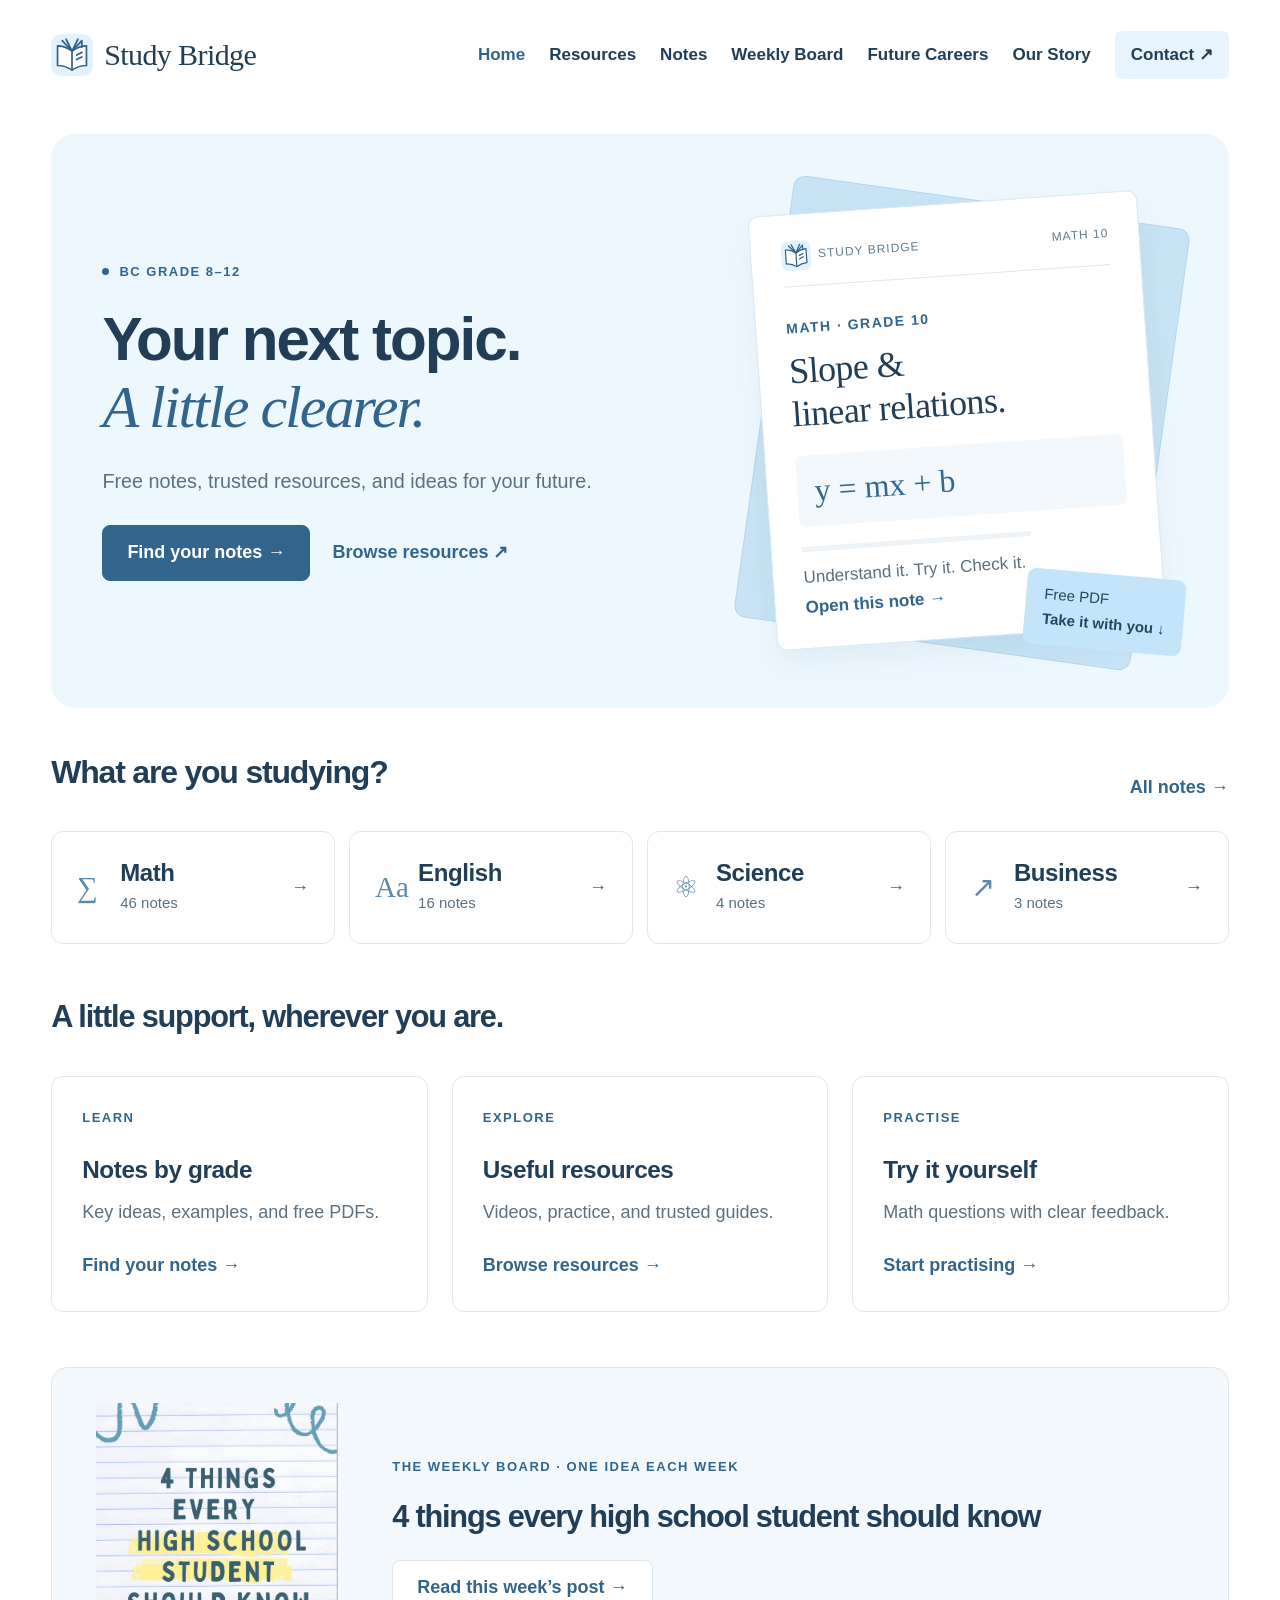
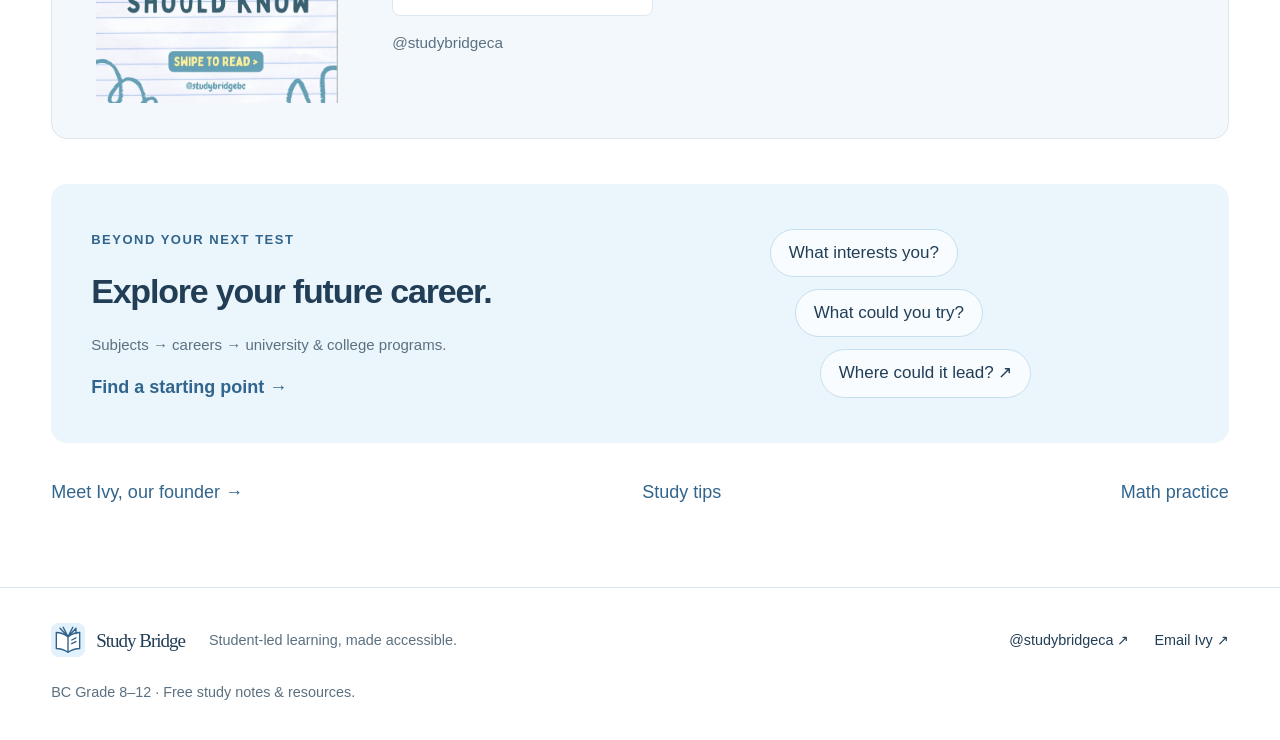
<file: index.html>
<!doctype html>
<html lang="en"><head><meta charset="utf-8"><meta name="viewport" content="width=device-width,initial-scale=1"><meta name="description" content="Study Bridge: a student-led space to learn, practise, and grow together. Free lessons, study tips, and community."><meta name="theme-color" content="#edf7fe"><title>Study Bridge — A little support. A lot of possibility.</title><link rel="icon" href="./assets/logo.svg" type="image/svg+xml"><link rel="stylesheet" href="./styles.css?v=20261025b"><script defer src="./content.js?v=20261025b"></script><script defer src="./notes-data.js?v=20261025b"></script><script defer src="./library.js?v=20261025b"></script><script defer src="./english-library.js?v=20261025b"></script><script defer src="./math-library.js?v=20261025b"></script><script defer src="./career-data.js?v=20261025b"></script><script defer src="./posts-data.js?v=20261025b"></script><script defer src="./app.js?v=20261025b"></script></head><body><a class="skip" href="#main">Skip to content</a><header><a class="brand" href="#home" aria-label="Study Bridge home"><img src="./assets/logo.svg" alt="" width="42" height="42">Study Bridge</a><button id="menu" class="menu" aria-expanded="false" aria-controls="nav">Menu ☰</button><nav id="nav" aria-label="Main navigation"><a href="#home">Home</a><a href="#resources">Resources</a><a href="#learn">Notes</a><a href="#weekly">Weekly Board</a><a href="#careers">Future Careers</a><a href="#story">Our Story</a><a class="nav-cta" href="#involved">Contact ↗</a></nav></header><main id="main" tabindex="-1"></main><footer><a class="brand" href="#home"><img src="./assets/logo.svg" alt="" width="34" height="34">Study Bridge</a><p>Student-led learning, made accessible.</p><div><a href="https://www.instagram.com/studybridgeca/" target="_blank" rel="noopener noreferrer">@studybridgeca ↗</a><a href="mailto:ivyystudyy@gmail.com">Email Ivy ↗</a></div><small>BC Grade 8–12 · Free study notes & resources.</small></footer><noscript><p>Please enable JavaScript to view lessons and use the quizzes.</p></noscript></body></html>
</file>
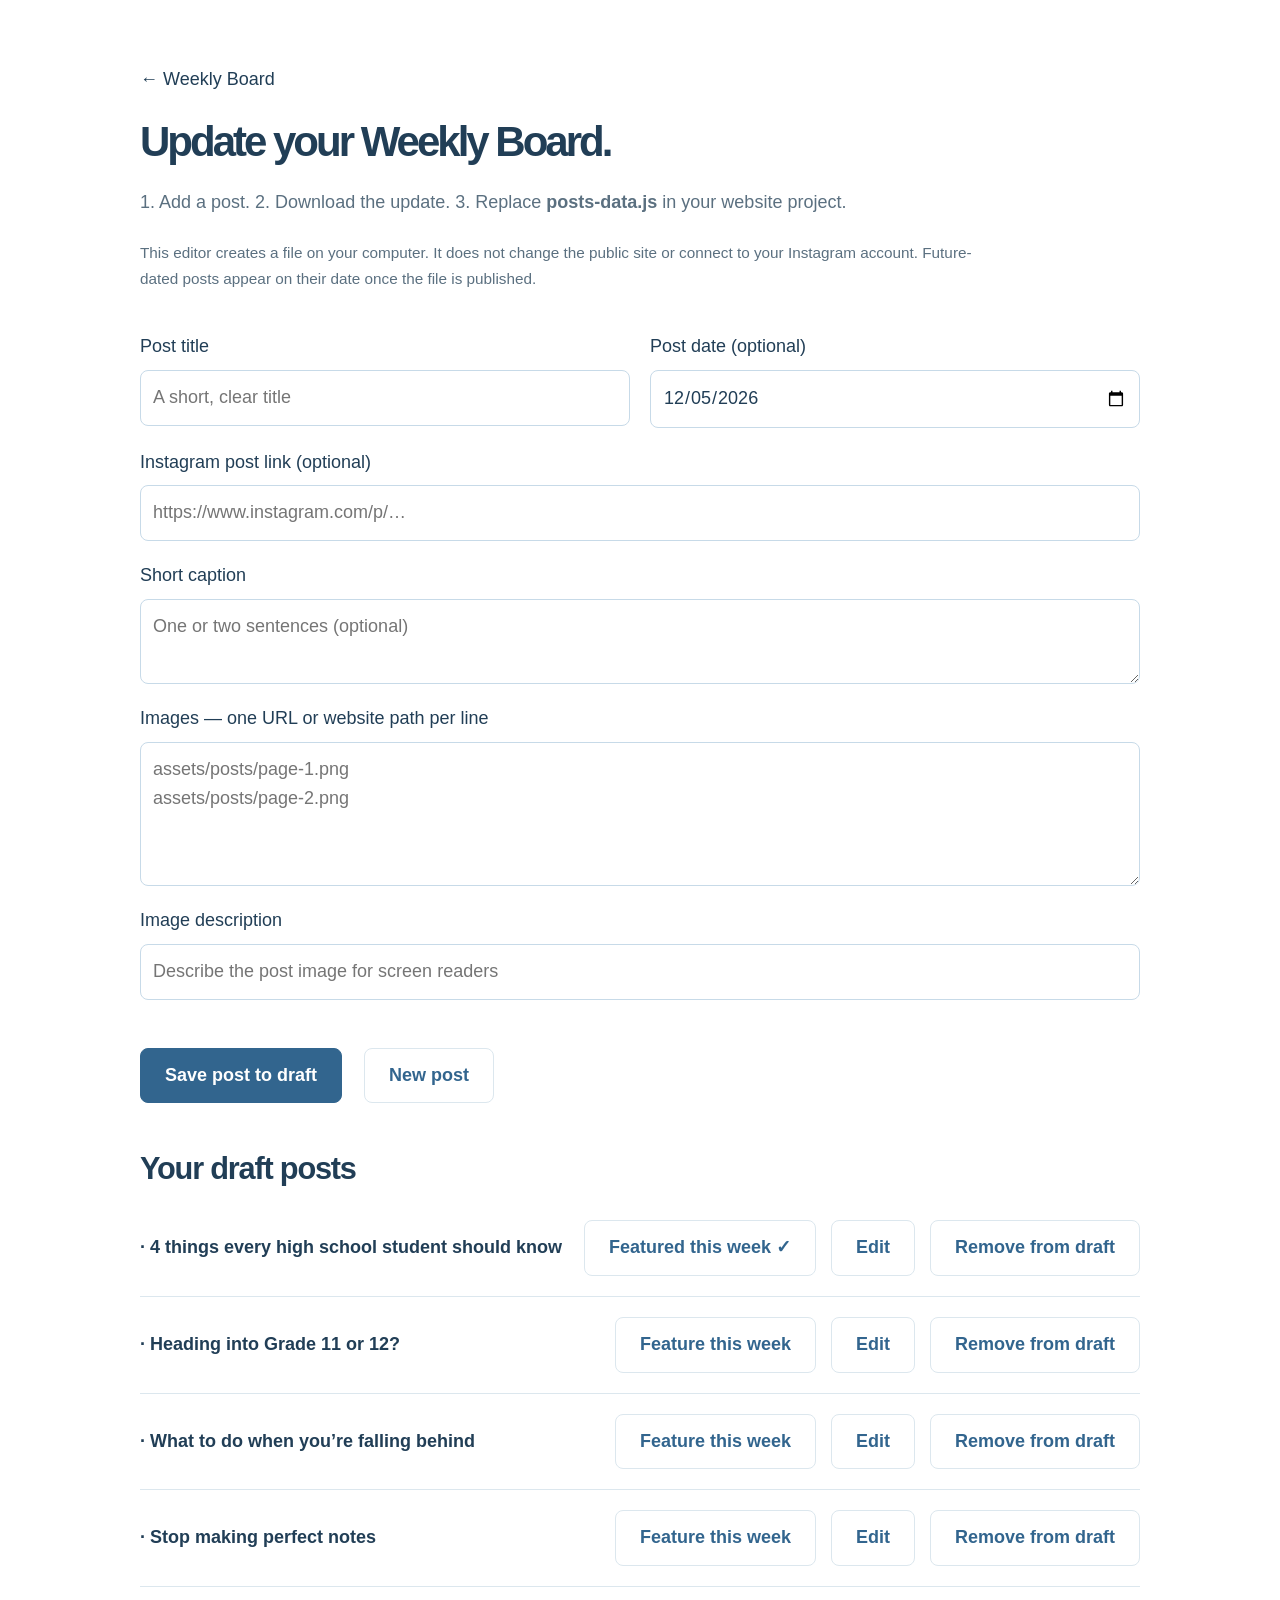
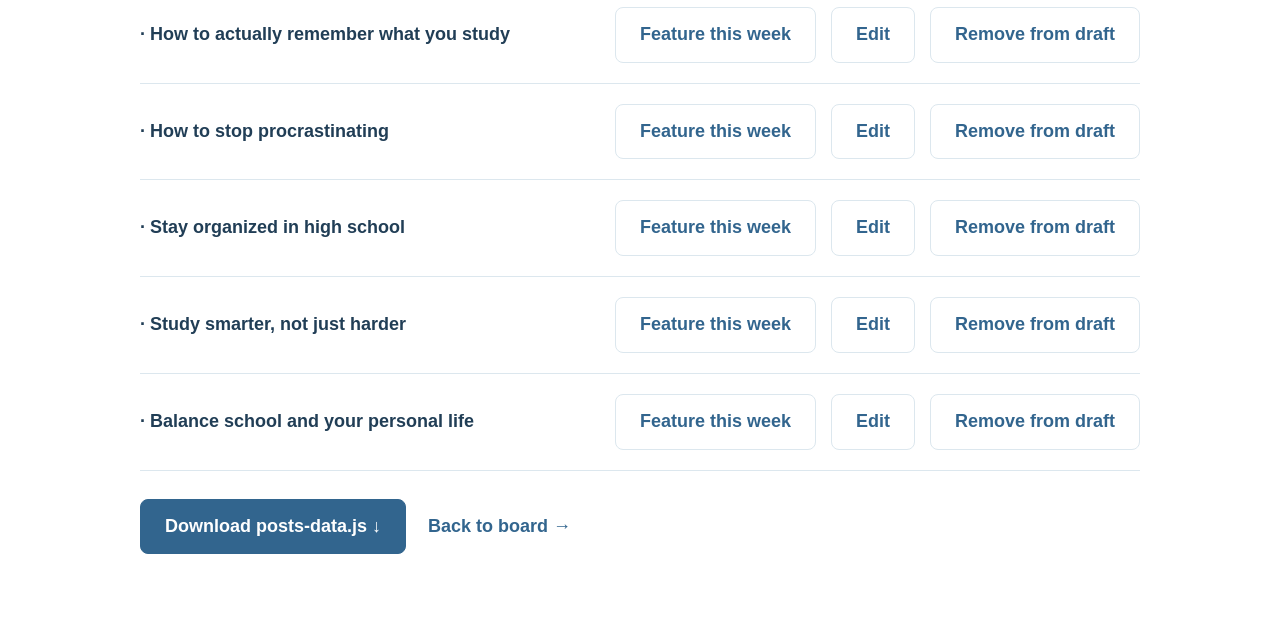
<file: weekly-editor.html>
<!doctype html><html lang="en"><head><meta charset="utf-8"><meta name="viewport" content="width=device-width,initial-scale=1"><title>Weekly Board editor — Study Bridge</title><link rel="stylesheet" href="./styles.css"><script src="./posts-data.js"></script><style>.editor{max-width:1050px;margin:40px auto;padding:25px}.editor form{display:grid;grid-template-columns:1fr 1fr;gap:20px}.editor label{display:flex;flex-direction:column;gap:8px}.editor input,.editor textarea{font:inherit;border:1px solid #c7dae8;border-radius:8px;padding:12px;width:100%;color:var(--ink)}.editor .wide{grid-column:1/-1}.editor-row{border-bottom:1px solid var(--line);padding:20px 0;display:flex;flex-wrap:wrap;gap:15px;align-items:center}.editor-row strong{flex:1}.editor button{cursor:pointer}#status{min-height:30px}.editor h1{font-size:42px}@media(max-width:600px){.editor form{grid-template-columns:1fr}.editor .wide{grid-column:auto}}</style></head><body><main class="editor"><a href="./index.html#weekly">← Weekly Board</a><h1>Update your Weekly Board.</h1><p>1. Add a post. 2. Download the update. 3. Replace <strong>posts-data.js</strong> in your website project.</p><p class="catalog-note">This editor creates a file on your computer. It does not change the public site or connect to your Instagram account. Future-dated posts appear on their date once the file is published.</p><form id="post-form"><label>Post title<input id="title" required maxlength="90" placeholder="A short, clear title"></label><label>Post date (optional)<input id="date" type="date"></label><label class="wide">Instagram post link (optional)<input id="url" type="url" placeholder="https://www.instagram.com/p/…"></label><label class="wide">Short caption<textarea id="caption" rows="2" maxlength="240" placeholder="One or two sentences (optional)"></textarea></label><label class="wide">Images — one URL or website path per line<textarea id="images" rows="4" placeholder="assets/posts/page-1.png&#10;assets/posts/page-2.png"></textarea></label><label class="wide">Image description<input id="alt" maxlength="200" placeholder="Describe the post image for screen readers"></label><div class="wide actions"><button class="btn" type="submit">Save post to draft</button><button class="btn secondary" id="new-post" type="button">New post</button></div></form><p id="status" role="status"></p><h2>Your draft posts</h2><div id="draft-list"></div><div class="actions"><button class="btn" id="download" type="button">Download posts-data.js ↓</button><a class="text-link" href="./index.html#weekly">Back to board →</a></div></main><script>
const fields=['title','date','url','caption','images','alt'];let posts=Array.isArray(window.WEEKLY_POSTS)?structuredClone(WEEKLY_POSTS):[];let editing=-1;let featuredId=window.WEEKLY_FEATURED_ID||posts[0]?.id;
const form=document.querySelector('#post-form'),status=document.querySelector('#status');
function reset(){form.reset();editing=-1;document.querySelector('#date').value=new Date().toLocaleDateString('en-CA')}
function draw(){const list=document.querySelector('#draft-list');list.replaceChildren();if(!posts.length)list.textContent='No posts yet.';posts.forEach((post,i)=>{const row=document.createElement('div');row.className='editor-row';const text=document.createElement('strong');text.textContent=post.date+' · '+post.title;const edit=document.createElement('button');edit.className='btn secondary';edit.textContent='Edit';edit.onclick=()=>{editing=i;fields.forEach(f=>document.getElementById(f).value=f==='images'?(post.images||[post.image].filter(Boolean)).join('\n'):(post[f]||''));form.scrollIntoView();document.querySelector('#title').focus()};const remove=document.createElement('button');remove.className='btn secondary';remove.textContent='Remove from draft';remove.onclick=()=>{posts.splice(i,1);reset();draw();status.textContent='Removed from draft. The public website is unchanged.'};const feature=document.createElement('button');feature.className='btn secondary';feature.textContent=post.id===featuredId?'Featured this week ✓':'Feature this week';feature.onclick=()=>{featuredId=post.id;draw();status.textContent='Weekly feature selected. Download the update to save it.'};row.append(text,feature,edit,remove);list.append(row)})}
form.addEventListener('submit',e=>{e.preventDefault();const post=Object.fromEntries(fields.map(f=>[f,document.getElementById(f).value.trim()]));post.id=editing>=0?posts[editing].id:'post-'+Date.now();post.images=post.images.split('\n').map(x=>x.trim()).filter(Boolean);try{if(post.url){const u=new URL(post.url);if(u.protocol!=='https:'||!['www.instagram.com','instagram.com'].includes(u.hostname)||!/^\/(p|reel|tv)\//.test(u.pathname))throw Error();}}catch{status.textContent='Use a direct Instagram post or reel link (https://www.instagram.com/p/… or /reel/…).';return}if(post.images.some(image=>!/^(https:\/\/|assets\/)/.test(image))){status.textContent='Use an https image URL or a path starting with assets/.';return}if(!post.url&&!post.images.length){status.textContent='Add at least one image or an Instagram post link.';return}if(editing>=0){post.slideAlts=posts[editing].slideAlts;posts[editing]=post;}else posts.push(post);reset();draw();status.textContent='Saved to this draft. Download the file to keep your changes.'});document.querySelector('#new-post').onclick=reset;
document.querySelector('#download').onclick=()=>{const text='// Weekly Board posts. Edit with weekly-editor.html.\nwindow.WEEKLY_POSTS = '+JSON.stringify(posts,null,2)+';\nwindow.WEEKLY_FEATURED_ID = '+JSON.stringify(posts.some(p=>p.id===featuredId)?featuredId:(posts[0]?.id||''))+';\n';const url=URL.createObjectURL(new Blob([text],{type:'text/javascript'}));const a=document.createElement('a');a.href=url;a.download='posts-data.js';a.click();setTimeout(()=>URL.revokeObjectURL(url),1000);status.textContent='Update downloaded. Replace posts-data.js in your website project to publish it.'};reset();draw();
</script></body></html>
</file>
<file: styles.css>
:root{--blue:#214be6;--ink:#182b50;--muted:#5e6d85;--line:#dce3ef;--pale:#edf3ff;--white:#fff}*{box-sizing:border-box}html{scroll-behavior:smooth}body{margin:0;background:#fbfcff;color:var(--ink);font:16px/1.65 -apple-system,BlinkMacSystemFont,"Segoe UI",sans-serif}a{color:inherit;text-decoration:none}button,input,textarea{font:inherit}button,a,input,textarea,summary{touch-action:manipulation}button{cursor:pointer}a:focus-visible,button:focus-visible,input:focus-visible,textarea:focus-visible,summary:focus-visible{outline:3px solid #e99c22;outline-offset:5px}header{min-height:100px;max-width:1320px;margin:auto;padding:22px 48px;display:flex;align-items:center;justify-content:space-between;gap:30px}.brand{display:inline-flex;align-items:center;font-size:23px;font-weight:750;letter-spacing:-1px;white-space:nowrap}.brand-mark{display:inline-flex;align-items:center;justify-content:center;background:var(--blue);color:white;width:34px;height:34px;border-radius:9px;font-size:38px;line-height:1;margin-right:10px;padding-bottom:10px}.brand-dot{color:var(--blue)}nav{display:flex;align-items:center;gap:25px;font-size:13px;font-weight:600}nav a.active{color:var(--blue)}nav a:hover{color:var(--blue)}.nav-cta{border:1px solid var(--line);padding:11px 18px;border-radius:7px}.nav-cta span{padding-left:12px}.menu{display:none}.skip{position:absolute;top:-100px;padding:10px;background:white;z-index:10}.skip:focus{top:0}main{min-height:65vh}.wrap{max-width:1224px;margin:auto;padding:0 48px}.hero{padding-top:65px;padding-bottom:65px;display:grid;grid-template-columns:1.07fr 1fr;gap:60px;align-items:center}.eyebrow{color:var(--blue);font-size:11px;font-weight:750;letter-spacing:2px;text-transform:uppercase;display:flex;gap:10px;align-items:center}.eyebrow:before{content:"";width:7px;height:7px;border-radius:50%;background:var(--blue)}h1,h2,h3,p{margin-top:0}h1{font-size:clamp(42px,4.8vw,65px);line-height:1.09;letter-spacing:-3px;font-weight:650;margin:24px 0}h1 em{font-family:Georgia,serif;color:var(--blue);font-weight:400}p{color:var(--muted)}.hero p{max-width:410px;font-size:17px;line-height:1.8}.actions{display:flex;align-items:center;gap:22px;flex-wrap:wrap;margin-top:28px}.btn{display:inline-flex;justify-content:center;gap:25px;align-items:center;padding:13px 22px;background:var(--blue);color:white;border:1px solid var(--blue);border-radius:6px;font-size:14px;font-weight:650}.btn:hover{background:#1738b5}.btn.secondary{background:white;color:var(--blue);border-color:var(--line)}.text-link{font-size:14px;font-weight:650;color:var(--blue)}.hero-art{position:relative}.hero-art img{display:block;width:100%;border-radius:22px}.art-note{font-family:Georgia,serif;font-style:italic;text-align:center;margin-top:12px;color:#687da3;font-size:15px}.micro{font-size:12px!important;margin-top:24px;display:flex;gap:20px}.micro span:before{content:"✓ ";color:var(--blue)}.ribbon{border-top:1px solid var(--line);border-bottom:1px solid var(--line);padding:20px 0;display:flex;justify-content:space-between;align-items:center;gap:20px;font-size:12px;letter-spacing:.5px}.ribbon strong{font-size:13px}.ribbon span{color:var(--muted)}section.block{padding:66px 0}.section-top{display:flex;justify-content:space-between;align-items:end;gap:20px;margin-bottom:28px}h2{font-size:35px;line-height:1.2;letter-spacing:-1.2px;margin-bottom:12px}h3{font-size:21px;line-height:1.3;letter-spacing:-.4px;margin-bottom:12px}.section-top p{margin:0;font-size:14px}.cards{display:grid;grid-template-columns:repeat(4,1fr);gap:18px}.card{padding:25px;border:1px solid var(--line);background:white;border-radius:12px;transition:transform .2s,border-color .2s}.card:hover{transform:translateY(-3px);border-color:#91aaf2}.icon{display:flex;align-items:center;justify-content:center;width:48px;height:48px;border-radius:10px;background:var(--pale);color:var(--blue);font:26px Georgia,serif;margin-bottom:29px}.card p{font-size:13px;min-height:43px}.card .card-link{display:flex;justify-content:space-between;border-top:1px solid var(--line);padding-top:17px;font-size:12px;font-weight:650;color:var(--blue)}.tag{display:inline-block;color:var(--blue);font-size:10px;font-weight:700;letter-spacing:1px;text-transform:uppercase;margin-bottom:10px}.feature{display:grid;grid-template-columns:1fr 1fr;background:var(--pale);border-radius:16px;overflow:hidden}.feature-copy{padding:42px}.feature-copy p{font-size:14px}.math-art{min-height:260px;display:flex;align-items:center;justify-content:center;background:#e0eaff;position:relative;overflow:hidden}.math-art:before,.math-art:after{content:"";position:absolute;width:260px;height:260px;border:1px solid #bed0f7;border-radius:50%;transform:translate(-85px,50px)}.math-art:after{transform:translate(85px,-50px)}.equation{background:white;padding:27px 38px;box-shadow:0 15px 40px #183b8c12;border-radius:10px;transform:rotate(-5deg);z-index:1;font:38px Georgia,serif;color:var(--blue)}.equation small{display:block;font:11px sans-serif;letter-spacing:2px;margin-bottom:15px}.story-strip{display:grid;grid-template-columns:1fr 1fr;gap:80px;padding:70px 0}.story-strip h2{max-width:420px}.story-strip p{font-size:15px}.cta{padding:42px;border-radius:14px;background:var(--blue);color:white;display:flex;align-items:center;justify-content:space-between;gap:20px;margin-bottom:70px}.cta p{color:#d7e2ff;margin:0}.cta h2{font-size:29px}.cta .btn{background:white;color:var(--blue);white-space:nowrap}footer{border-top:1px solid var(--line);max-width:1224px;margin:auto;padding:35px 48px;display:flex;align-items:center;gap:24px;flex-wrap:wrap}footer .brand{font-size:19px}footer p,footer a{font-size:12px}footer p{margin:0}footer div{margin-left:auto;display:flex;gap:25px}footer small{width:100%;font-size:11px;color:var(--muted)}.page-head{padding:50px 0 35px;max-width:760px}.page-head h1{font-size:52px}.page-head p{font-size:17px}.three{grid-template-columns:repeat(3,1fr)}.lesson-layout{display:grid;grid-template-columns:230px 1fr;gap:50px;padding-bottom:70px}.lesson-nav{position:sticky;top:24px;align-self:start;border:1px solid var(--line);border-radius:12px;padding:22px;font-size:13px}.lesson-nav a{display:block;padding:8px 0;color:var(--muted)}.lesson-nav a:hover{color:var(--blue)}.lesson-nav progress{width:100%;accent-color:var(--blue)}.lesson section{margin-bottom:30px;padding:30px;background:white;border:1px solid var(--line);border-radius:12px;scroll-margin-top:20px}.lesson h2{font-size:26px}.lesson p,.lesson li{font-size:15px}.formula{background:var(--pale);border-left:3px solid var(--blue);padding:18px 22px;font-size:22px;color:var(--blue);margin:20px 0}.callout{padding:18px;border-radius:8px;background:var(--pale);font-size:14px}.steps{padding-left:23px}.steps li{padding:6px 0}.check{display:block;margin-top:24px;font-size:13px;font-weight:600}.check input{accent-color:var(--blue);margin-right:8px}details{border-bottom:1px solid var(--line);padding:18px 0}summary{cursor:pointer;font-weight:600}details p{margin:15px 0 0}.quiz fieldset{border:0;padding:22px 0;margin:0;border-bottom:1px solid var(--line)}.quiz legend{font-size:16px;font-weight:650;padding-top:20px}.option{display:block;border:1px solid var(--line);padding:10px 14px;margin-top:9px;border-radius:7px;font-size:14px;cursor:pointer}.option:has(input:checked){border-color:var(--blue);background:var(--pale)}.option input{margin-right:10px;accent-color:var(--blue)}.feedback{font-size:14px;margin-top:12px;padding:12px;background:#eef5ff;border-radius:6px}.feedback.correct{background:#e8f6ee;color:#24553c}.result{padding:18px;margin-top:20px;background:var(--pale);border-radius:8px}.timeline{border-left:2px solid #bdcff8;padding-left:35px;margin:10px 0 60px;max-width:800px}.timeline article{position:relative;padding:10px 0 25px}.timeline article:before{content:"";position:absolute;left:-43px;top:18px;width:14px;height:14px;border-radius:50%;background:var(--blue);border:3px solid #fbfcff}.timeline p{font-size:16px}.tips-list{max-width:850px;padding-bottom:65px}.tips-list details{padding:24px 0}.tips-list summary{font-size:22px}.draft{width:100%;min-height:150px;border:1px solid var(--line);padding:15px;border-radius:8px;background:#fbfcff;color:var(--ink)}.wide-card{padding:30px;margin:30px 0 65px;border:1px solid var(--line);border-radius:12px;background:white}.muted{font-size:13px;color:var(--muted)}.breadcrumb{font-size:13px;color:var(--blue);margin-bottom:20px}.status{font-size:13px;min-height:25px;margin-top:12px}.reset{background:none;border:0;color:var(--muted);text-decoration:underline;font-size:12px;padding:12px 0} @media(max-width:1050px){header{padding:20px 28px}nav{gap:15px;font-size:12px}.wrap{padding:0 28px}.hero{gap:28px}h1{font-size:51px}.cards{grid-template-columns:repeat(2,1fr)}.three{grid-template-columns:repeat(3,1fr)}}@media(max-width:760px){header{min-height:80px;flex-wrap:wrap;padding:20px 22px;gap:15px}.menu{display:block;border:1px solid var(--line);background:white;border-radius:6px;padding:7px 12px;font-size:13px}nav{display:none;width:100%;flex-wrap:wrap;padding:12px 0;gap:18px}nav.open{display:flex}.wrap{padding:0 22px}.hero{grid-template-columns:1fr;padding-top:35px;padding-bottom:35px;gap:25px}h1{font-size:48px;letter-spacing:-2px}.hero p{font-size:16px}.hero-art{max-width:460px;width:100%;margin:auto}.ribbon{flex-wrap:wrap;gap:10px 22px}.ribbon strong{width:100%}section.block{padding:40px 0}.section-top{align-items:start}.section-top h2,h2{font-size:29px}.section-top .text-link{max-width:110px}.card{padding:20px}.cards,.three{grid-template-columns:1fr 1fr}.feature{grid-template-columns:1fr}.feature-copy{padding:28px}.math-art{min-height:210px}.story-strip{grid-template-columns:1fr;gap:15px;padding:45px 0}.cta{align-items:start;flex-direction:column;padding:28px;margin-bottom:40px}footer{padding:28px 22px;gap:18px}footer div{margin-left:0}.page-head{padding:30px 0 20px}.page-head h1{font-size:40px}.lesson-layout{grid-template-columns:1fr;gap:22px}.lesson-nav{position:static}.lesson-nav a{display:inline-block;margin-right:15px}.lesson section{padding:22px}.page-head p{font-size:16px}}@media(max-width:420px){.cards,.three{grid-template-columns:1fr}.card p{min-height:0}.icon{margin-bottom:20px}.micro{gap:12px}.section-top{flex-direction:column}.section-top .text-link{max-width:none}.equation{font-size:30px}}@media(prefers-reduced-motion:reduce){html{scroll-behavior:auto}*{transition:none!important}}
/* Study Bridge v2: soft blue, direct navigation, topic-first learning. */
:root{--blue:#32658e;--ink:#213e56;--muted:#5b7080;--line:#dce7ee;--pale:#edf7fe}body{background:#fff}header{max-width:1320px;min-height:94px}header .brand{font-family:Georgia,serif;font-weight:500;font-size:25px;letter-spacing:-.6px}.brand img{margin-right:11px}nav{gap:22px}nav a{white-space:nowrap}.nav-cta{background:#e8f4fd;border:0}.wrap{max-width:1260px}.eyebrow{font-size:10px}.home-intro{display:grid;grid-template-columns:1.15fr 1fr;align-items:center;gap:70px;background:#edf7fe;border-radius:24px;padding:65px 56px;margin-top:28px}.home-intro h1{font-size:clamp(44px,4.7vw,63px);font-weight:550;letter-spacing:-2.5px;line-height:1.12}.home-intro p{max-width:360px;font-size:17px}.btn{background:#32658e;border-color:#32658e;border-radius:8px}.btn:hover{background:#244d70}.study-stack{position:relative;padding:18px 20px}.stack-back{background:#c7e3f5;border:1px solid #b5d6eb;position:absolute;inset:15px 10px 10px 20px;border-radius:12px;transform:rotate(8deg)}.sample-sheet{position:relative;background:white;border:1px solid #d8e8f3;padding:26px 30px;border-radius:10px;box-shadow:0 15px 28px #365b7910;transform:rotate(-4deg)}.sheet-brand{display:flex;align-items:center;gap:7px;font-size:9px;letter-spacing:1px;color:#607c91;border-bottom:1px solid var(--line);padding-bottom:15px;margin-bottom:26px}.sheet-brand span{margin-left:auto}.sample-sheet h2{font-family:Georgia,serif;font-size:31px;font-weight:400;letter-spacing:-.6px}.sample-sheet p{font-size:12px;margin:12px 0}.sample-sheet a{font-size:12px;font-weight:650;color:var(--blue)}.sample-equation{font:32px Georgia,serif;background:#f2f8fc;color:#34698f;border-radius:6px;padding:17px;margin-top:20px}.sheet-rule{width:70%;height:5px;background:#edf3f7;margin-top:20px}.pdf-stamp{position:absolute;right:-12px;bottom:7px;background:#c4e4f9;color:#234861;padding:13px 18px;border-radius:9px;transform:rotate(5deg);font-size:11px}.pdf-stamp strong{font-size:13px}.subject-section{padding-top:52px}.subject-section h2{font-size:28px}.subject-grid{display:grid;grid-template-columns:repeat(4,1fr);gap:14px}.subject-tile{border:1px solid var(--line);border-radius:12px;padding:19px 16px;display:flex;align-items:center;gap:12px}.subject-tile>span{font:29px Georgia,serif;color:#5b8aa9;width:31px}.subject-tile h3{margin:0;font-size:17px}.subject-tile small{font-size:11px;color:var(--muted)}.subject-tile b{margin-left:auto;color:var(--blue);font-weight:400}.subject-tile:hover{background:var(--pale)}.notes-grid{display:grid;grid-template-columns:repeat(3,minmax(0,1fr));gap:20px}.note-card{border:1px solid var(--line);border-radius:12px;padding:26px;display:flex;flex-direction:column;background:#fff;min-width:0}.note-card h3{font-size:22px;line-height:1.3;margin:16px 0 12px}.note-card h3 a:hover{color:var(--blue)}.note-card p{font-size:14px;margin-bottom:18px}.note-top{display:flex;justify-content:space-between;align-items:center;gap:8px}.note-top .tag{margin:0}.grade-pill{padding:4px 8px;background:var(--pale);border-radius:4px;color:var(--blue);font-size:10px;white-space:nowrap}.course-label{display:block;font-size:11px;color:#607787;margin-bottom:15px}.note-links{display:flex;justify-content:space-between;gap:10px;border-top:1px solid var(--line);padding-top:16px;margin-top:auto;font-size:13px;font-weight:600;color:var(--blue)}.note-links a:hover,.text-link:hover{text-decoration:underline}.future-banner{background:#eaf5fc;border-radius:16px;display:grid;grid-template-columns:1.5fr 1fr;gap:50px;padding:40px}.future-banner h2{font-size:32px}.future-banner p{font-size:15px}.path-labels{display:flex;flex-direction:column;gap:12px;align-items:start;justify-content:center}.path-labels span{border:1px solid #c6dfef;background:#f8fcff;padding:9px 18px;border-radius:30px;font-size:13px}.path-labels span:nth-child(2){margin-left:25px}.path-labels span:nth-child(3){margin-left:50px}.home-bottom{display:flex;gap:28px;justify-content:space-between;font-size:13px;padding:34px 0 60px;color:var(--blue)}.page-head{max-width:900px;padding-top:45px}.page-head h1{font-size:50px;font-weight:550;letter-spacing:-2px}.filter-bar{display:flex;align-items:end;gap:16px;background:#f2f8fc;border:1px solid var(--line);border-radius:12px;padding:22px;margin:5px 0 18px}.filter-bar label{display:flex;flex-direction:column;gap:7px;font-size:11px;color:var(--muted);font-weight:650;min-width:155px}.filter-bar select,.filter-bar input{background:white;border:1px solid #cedee9;color:var(--ink);border-radius:6px;padding:10px 12px;font:14px -apple-system,BlinkMacSystemFont,"Segoe UI",sans-serif;min-height:44px;max-width:100%}.filter-bar .search-label{flex:1}.filter-bar button{min-height:44px;padding:10px 18px}.filter-bar p{margin:0 0 10px}.library-meta{display:flex;justify-content:space-between;gap:12px;font-size:12px;color:var(--muted);margin:20px 0}.library-meta p{margin:0}.catalog-note{font-size:12px;line-height:1.7;margin:22px 0 40px;max-width:860px}.slim-banner{border-top:1px solid var(--line);display:flex;gap:25px;flex-wrap:wrap;padding:26px 0 65px;font-size:14px}.slim-banner a{color:var(--blue);font-weight:650}.empty-state{grid-column:1/-1;padding:40px;border:1px dashed #b4cbdc;border-radius:12px;background:#f8fcff}.resource-bottom{margin-top:auto;display:flex;align-items:start;flex-direction:column;gap:14px}.cost{font-size:11px;color:#436c54;background:#eff7f1;padding:4px 8px;border-radius:4px}.note-reader{max-width:850px;margin:35px auto 65px}.note-reader .page-head{padding-top:25px}.note-reader .page-head h1{font-size:45px}.download-row{display:flex;align-items:center;justify-content:space-between;gap:15px;border-block:1px solid var(--line);padding:20px 0;margin-bottom:30px}.download-row>span{font-size:13px;color:var(--muted)}.note-credit{font-size:12px;color:var(--muted);padding:20px 0}.note-credit a{color:var(--blue);text-decoration:underline}.practice-item{padding:15px 0;border-top:1px solid var(--line)}.practice-item details{border:0;padding:0}.practice-item p{margin-bottom:9px}.practice-item summary{font-size:13px;color:var(--blue)}.career-grid details{margin-top:auto;border:0}.career-grid summary{font-size:14px;color:var(--blue)}.career-tools{padding:50px 0 10px}.founder-layout{display:grid;grid-template-columns:.85fr 1.15fr;gap:75px;align-items:center;padding:55px 0 80px}.founder-photo img{width:100%;height:560px;object-fit:cover;object-position:50% 39%;border-radius:12px;display:block}.founder-photo span{display:block;font-size:11px;color:var(--muted);margin-top:13px;letter-spacing:.7px}.founder-copy h1{font-family:Georgia,serif;font-size:60px;font-weight:400;letter-spacing:-2px}.founder-copy p{font-size:16px;line-height:1.95;margin-bottom:21px}.founder-signature{font:italic 35px Georgia,serif;color:var(--blue);margin:10px 0 20px}.contact-links{border-top:1px solid var(--line);padding-top:20px;display:flex;flex-wrap:wrap;gap:14px 25px;font-size:13px;color:var(--blue)}.contact-panel{display:grid;grid-template-columns:1fr 1fr;gap:22px;padding:10px 0 50px}.contact-panel>a{padding:32px;border:1px solid var(--line);border-radius:12px;background:var(--pale)}.contact-panel h2{font-size:25px;overflow-wrap:anywhere}.contact-panel p{font-size:14px;margin-bottom:0}.contact-panel a:hover{border-color:#7ea7c5}footer{max-width:1260px}footer .brand{font-family:Georgia,serif;font-weight:500}select:focus-visible{outline:3px solid #e99c22;outline-offset:3px} @media(max-width:1100px){nav{gap:15px;font-size:12px}.home-intro{gap:30px;padding:40px 35px}.subject-grid{grid-template-columns:repeat(2,1fr)}.notes-grid{grid-template-columns:repeat(2,minmax(0,1fr))}.founder-layout{gap:40px}.founder-photo img{height:530px}.filter-bar label{min-width:120px}}@media(max-width:760px){header{padding:18px 22px}.home-intro{margin-top:12px;padding:32px 25px;grid-template-columns:1fr;gap:30px;border-radius:16px}.home-intro h1{font-size:44px}.home-intro p{font-size:15px}.study-stack{max-width:370px;margin:auto;width:100%;padding:12px 15px}.sample-sheet{padding:20px 25px}.sample-sheet h2{font-size:29px}.sheet-brand{margin-bottom:20px}.subject-section{padding-top:35px}.subject-grid{gap:10px}.subject-tile{padding:15px 12px;gap:8px}.subject-tile h3{font-size:15px}.subject-tile>span{font-size:24px;width:22px}.notes-grid{grid-template-columns:1fr}.note-card{padding:23px}.future-banner{grid-template-columns:1fr;padding:28px;gap:15px}.path-labels{gap:8px}.home-bottom{flex-wrap:wrap;gap:16px;padding:26px 0 40px}.home-bottom>a:first-child{width:100%}.filter-bar{flex-wrap:wrap;gap:13px;padding:17px}.filter-bar label{min-width:0;flex:1}.filter-bar .search-label{flex:1 1 calc(100% - 90px)}.filter-bar select{width:100%}.page-head h1{font-size:39px}.library-meta{font-size:11px}.founder-layout{grid-template-columns:1fr;gap:30px;padding:25px 0 45px}.founder-photo{max-width:420px;margin:auto;width:100%}.founder-photo img{height:430px;object-position:50% 38%}.founder-copy h1{font-size:48px}.founder-copy p{font-size:15px}.contact-panel{grid-template-columns:1fr;gap:15px}.contact-panel>a{padding:25px}.contact-panel h2{font-size:24px}.note-reader .page-head h1{font-size:37px}.download-row{align-items:start;flex-direction:column}.pdf-stamp{right:-5px}.slim-banner{padding-bottom:35px}footer small{line-height:1.8}}@media(max-width:350px){.subject-grid{grid-template-columns:1fr}.home-intro h1{font-size:37px}}
main:focus{outline:none}
@media(max-width:760px){.filter-bar{display:grid;grid-template-columns:minmax(0,1fr) minmax(0,1fr);align-items:end}.filter-bar .search-label{grid-column:1/-1}.filter-bar button{justify-self:start}.filter-bar p{grid-column:1/-1}.filter-bar input{width:100%}}
/* v3 — clear hierarchy and comfortable desktop type. */
html{font-size:clamp(18px,1.05vw,22px)}body{font-size:1rem;line-height:1.65}header,.wrap,footer{max-width:1600px;padding-left:clamp(24px,4vw,80px);padding-right:clamp(24px,4vw,80px)}header{min-height:110px;gap:30px}header .brand{font-size:30px}nav{font-size:17px;gap:24px}.nav-cta{padding:10px 16px}.eyebrow,.tag{font-size:13px;letter-spacing:1.5px}.page-head{padding:52px 0 28px}.page-head h1{font-size:clamp(44px,4vw,66px);line-height:1.12}.page-head p,.home-intro p{font-size:1.1rem;max-width:none;margin-bottom:0}h2{font-size:clamp(30px,2.4vw,40px)}h3{font-size:26px}.btn,.text-link,.note-links,.home-bottom,.slim-banner{font-size:1rem}.btn{min-height:50px;padding:12px 24px}.home-intro{margin-top:24px;padding:clamp(30px,4vw,64px);gap:60px;grid-template-columns:1.3fr 1fr}.home-intro h1{font-size:clamp(48px,4.7vw,76px);letter-spacing:-2px}.home-shortcuts{display:grid;gap:20px}.home-shortcuts>a{padding:28px;background:white;border:1px solid #cfdfeb;border-radius:14px;display:flex;flex-direction:column;gap:13px}.home-shortcuts strong{font:normal clamp(27px,2vw,36px)/1.25 Georgia,serif}.home-shortcuts>a>span:last-child{font-size:.9rem;color:var(--blue)}.home-shortcuts>a:hover{border-color:var(--blue)}.subject-section{padding:45px 0}.subject-section h2{font-size:32px}.subject-tile{padding:25px}.subject-tile h3{font-size:24px}.future-banner{padding:40px;margin-top:15px}.future-banner h2{font-size:34px;margin:10px 0 22px}.path-labels span{font-size:17px}.home-bottom{padding:35px 0 50px}.filter-bar{padding:24px;gap:24px}.filter-bar label{font-size:1rem;color:var(--ink);min-width:180px;gap:9px}.filter-bar select,.filter-bar input{font-size:1.1rem;min-height:54px}.note-filters label:not(.search-label){font-size:1.3rem;font-weight:700}.note-filters select{font-size:1.25rem;font-weight:600}.filter-bar .search-label{font-weight:400}.muted,.catalog-note,.library-meta{font-size:.85rem}.grade-section{margin:40px 0 55px}.grade-heading{display:flex;justify-content:space-between;align-items:center;gap:25px;margin-bottom:28px}.grade-heading h2,.grade-heading h1{font-size:clamp(36px,3.2vw,52px);letter-spacing:-1px;margin:0;line-height:1.2}.grade-heading h2 span{color:var(--blue)}.grade-heading p{font-size:1rem;margin:8px 0 0}.grade-heading>a{white-space:nowrap}.chapter-grid{display:grid;grid-template-columns:repeat(3,minmax(0,1fr));gap:22px}.chapter-card{padding:30px;border:1px solid var(--line);border-radius:14px;display:flex;flex-direction:column;min-width:0;transition:border-color .2s}.chapter-card:hover{border-color:#83adca}.chapter-number{font-size:1.65rem;line-height:1.2;font-weight:700;color:var(--ink);margin-bottom:15px}.chapter-card h3{font-size:1.05rem;font-weight:400;color:var(--muted);letter-spacing:0;line-height:1.45;margin:0 0 25px}.note-links{padding-top:18px;gap:18px}.notes-grid{gap:24px}.note-card{padding:30px}.note-card h3{font-size:1.35rem;line-height:1.3}.note-card p{font-size:1rem}.cost,.course-label{font-size:.85rem}.resource-bottom{gap:20px}.pdf-reader{padding-top:32px;padding-bottom:50px}.pdf-reader .breadcrumb{display:inline-block;font-size:1rem;margin-bottom:30px}.pdf-reader>h2{font-size:1.8rem;margin-bottom:8px}.pdf-topic{font-size:1.1rem}.pdf-topic span{color:var(--muted);font-size:.9rem}.pdf-actions{margin:20px 0}.pdf-viewer{width:100%;height:80vh;min-height:600px;border:1px solid var(--line);border-radius:10px;background:#f2f6fa}.career-step{margin:15px 0 35px;padding:30px;border:1px solid var(--line);border-radius:16px}.step-heading{display:flex;align-items:center;gap:16px;margin-bottom:24px}.step-heading>span{font-size:1rem;background:var(--pale);border-radius:50%;width:45px;height:45px;display:grid;place-items:center}.step-heading h2{margin:0;font-size:1.6rem}.subject-picker,.type-picker{border:0;padding:0;margin:0;display:flex;flex-wrap:wrap;gap:12px}.subject-picker legend,.type-picker legend{font-size:.9rem;color:var(--muted);padding:0 0 15px}.interest-chip{position:relative;display:inline-flex}.interest-chip input{position:absolute;width:1px;height:1px;opacity:0}.interest-chip span{border:1px solid #c7dae8;padding:10px 17px;border-radius:30px;font-size:.95rem;cursor:pointer}.interest-chip input:checked+span{background:var(--blue);color:white;border-color:var(--blue)}.interest-chip input:focus-visible+span{outline:3px solid #e99c22;outline-offset:3px}.type-picker label{background:var(--pale);padding:12px 20px;border-radius:8px;cursor:pointer;font-size:1rem}.type-picker input{accent-color:var(--blue);margin-right:10px}.career-match{border-top:1px solid var(--line);padding:30px 0 10px}.match-header h3{font-size:1.7rem;margin:8px 0 20px}.match-columns{display:grid;grid-template-columns:1fr 1fr;gap:30px}.career-match h4{font-size:1.05rem;margin:0 0 12px}.career-match ul{padding-left:22px;margin:0 0 24px;font-size:1rem;color:var(--muted)}.school-links{display:grid;grid-template-columns:1fr 1fr;gap:25px}.school-links section{background:var(--pale);border-radius:12px;padding:24px}.school-links a{display:block;color:var(--blue);font-size:1rem;margin:10px 0;text-decoration:underline;text-underline-offset:4px}.board-top{margin-bottom:30px}.board-empty{padding:48px;background:var(--pale);border-radius:18px;margin:30px 0 70px}.board-empty h2{margin:15px 0}.posts-grid{display:grid;grid-template-columns:repeat(3,minmax(0,1fr));gap:28px;margin-bottom:60px}.post-card{border:1px solid var(--line);border-radius:14px;overflow:hidden}.post-card img{display:block;width:100%;aspect-ratio:4/5;object-fit:contain;background:var(--pale)}.post-card>div{padding:25px}.post-card time{font-size:.85rem;color:var(--muted)}.post-card h2{font-size:1.4rem;margin:12px 0}.post-card p{font-size:1rem}.founder-copy p{font-size:1.1rem;line-height:1.8}.founder-photo span,.contact-links{font-size:.9rem}.contact-panel h2{font-size:1.4rem}.lesson p,.lesson li,.quiz legend,.option,.feedback,.callout{font-size:1rem}.lesson h2{font-size:1.5rem}.lesson h3{font-size:1.2rem}.note-credit,.download-row>span,.practice-item summary{font-size:.9rem}.note-reader{max-width:1000px}.check,.lesson-nav,.breadcrumb{font-size:.9rem}footer p,footer a,footer small{font-size:.8rem}footer{margin-top:30px}.menu{font-size:18px}
@media(min-width:1900px){header,.wrap,footer{max-width:1800px}.chapter-grid{gap:28px}.chapter-card{padding:36px}.home-intro{padding:72px}}
@media(max-width:1250px){header{flex-wrap:wrap;gap:15px;min-height:90px}.menu{display:block;border:1px solid var(--line);background:white;padding:9px 14px;border-radius:8px}nav{display:none;width:100%;font-size:18px;gap:20px;flex-wrap:wrap}nav.open{display:flex}.home-intro{gap:30px}.chapter-grid{grid-template-columns:repeat(2,minmax(0,1fr))}.subject-tile h3{font-size:21px}}
@media(max-width:760px){html{font-size:18px}.wrap,header,footer{padding-left:22px;padding-right:22px}header .brand{font-size:26px}.home-intro{grid-template-columns:1fr;padding:28px;gap:28px}.home-intro h1{font-size:46px}.home-intro p{font-size:19px}.home-shortcuts>a{padding:24px}.home-shortcuts strong{font-size:29px}.home-shortcuts .tag{font-size:12px}.subject-grid{grid-template-columns:1fr 1fr}.subject-tile{padding:20px 12px;gap:8px}.subject-tile h3{font-size:18px}.future-banner{padding:28px}.future-banner h2{font-size:30px}.path-labels span{font-size:16px}.filter-bar{padding:18px;gap:16px;display:grid;grid-template-columns:minmax(0,1fr) minmax(0,1fr)}.filter-bar label{min-width:0}.note-filters label:not(.search-label){font-size:21px}.filter-bar select,.filter-bar input,.note-filters select{font-size:18px;width:100%;padding:10px}.grade-heading{align-items:start;flex-direction:column;gap:16px}.grade-heading h2,.grade-heading h1{font-size:34px}.chapter-grid{grid-template-columns:1fr}.chapter-card{padding:25px}.chapter-number{font-size:28px}.chapter-card h3{font-size:20px}.page-head h1{font-size:42px}.career-step{padding:22px}.step-heading h2{font-size:26px}.subject-picker{gap:10px}.interest-chip span{font-size:16px;padding:9px 13px}.match-columns,.school-links,.posts-grid{grid-template-columns:1fr;gap:10px}.career-match h3{font-size:27px}.board-empty{padding:28px}.pdf-viewer{min-height:440px;height:65vh}.founder-copy p{font-size:19px}.contact-links{font-size:17px}.home-bottom{font-size:17px;gap:20px}.subject-section h2{font-size:29px}.post-card img{max-height:560px}.notes-grid{grid-template-columns:1fr}.section-top{flex-wrap:wrap}.btn{font-size:18px}.contact-panel h2{font-size:23px}}
.subject-picker{display:block}.interest-group{padding:15px 0;border-bottom:1px solid var(--line)}.interest-group:first-of-type{padding-top:0}.interest-group:last-child{border-bottom:0}.interest-group summary{font-size:1.1rem;color:var(--ink)}.interest-group>div{display:flex;flex-wrap:wrap;gap:12px;margin-top:18px}.school-links p{font-size:.9rem}
.post-cover{border:0;background:var(--pale);padding:0;width:100%;text-align:left;color:var(--blue);position:relative}.post-cover>span{display:block;padding:12px 20px;font:600 .9rem/1.4 inherit}.post-cover img{width:100%;display:block;max-height:560px}.post-cover:hover{background:#dceffc}#post-dialog{width:min(95vw,850px);max-height:95vh;border:0;border-radius:14px;padding:20px;color:var(--ink);box-shadow:0 20px 80px #0004}#post-dialog::backdrop{background:#102a43bb}#post-dialog[open]{display:flex;flex-direction:column}.post-dialog-head{display:flex;gap:20px;justify-content:space-between;align-items:start}.post-dialog-head h2{font-size:22px;margin:0 0 16px}.post-dialog-head button{background:white;border:1px solid var(--line);border-radius:6px;padding:8px 12px;white-space:nowrap;color:var(--ink);font-size:17px}#post-slide{display:block;width:100%;min-height:0;max-height:72vh;object-fit:contain}.post-controls{display:flex;align-items:center;justify-content:space-between;gap:10px;margin-top:15px}.post-controls button{font-size:16px;padding:8px 14px;min-height:44px}.post-controls button:disabled{opacity:.4;cursor:default}#slide-status{font-size:16px;white-space:nowrap}
.btn.secondary:hover{background:#e2f0fa;color:#244d70}.post-cover>span{font-family:inherit;font-size:.9rem;font-weight:600;line-height:1.4}#full-post-image{font-size:15px;text-align:center;margin-top:8px}#post-slide{max-height:67vh}
/* Homepage: original note-stack layout, concise navigation and one weekly feature. */
.home-offer{padding:10px 0 45px}.home-offer .note-card:hover{border-color:#83adca;background:#f7fbfe}.home-offer .note-card p{margin-bottom:24px}.home-offer .text-link{margin-top:auto}.home-weekly{display:grid;grid-template-columns:minmax(160px,260px) 1fr;align-items:center;gap:45px;padding:35px;background:#f3f8fc;border:1px solid var(--line);border-radius:16px;margin:10px 0 45px}.weekly-cover{display:block}.weekly-cover img{width:100%;max-height:300px;object-fit:contain;display:block;border-radius:8px}.home-weekly h2{max-width:650px;margin:12px 0 24px}.weekly-handle{font-size:.85rem;margin:14px 0 0}.weekly-single{display:block;max-width:740px;margin:0 auto 60px}.weekly-single .post-card{display:grid;grid-template-columns:1fr 1fr;align-items:center}.weekly-single .post-card img{max-height:none}.sample-sheet .tag{font-size:14px}.sample-sheet h2{font-size:36px}.sample-sheet p,.sample-sheet a{font-size:17px}.sheet-brand{font-size:12px}.pdf-stamp,.pdf-stamp strong{font-size:15px}.subject-tile small{font-size:15px}.home-intro .study-stack{max-width:430px;width:100%;margin:auto}
@media(max-width:760px){.home-weekly{padding:25px;gap:25px;grid-template-columns:1fr}.weekly-cover img{max-height:260px}.home-weekly h2{font-size:29px}.weekly-single .post-card{display:block}.home-intro .study-stack{max-width:350px}.sample-sheet h2{font-size:29px}.sample-sheet p,.sample-sheet a{font-size:16px}.sheet-brand{font-size:10px}.subject-tile small{font-size:13px}}
</file>
